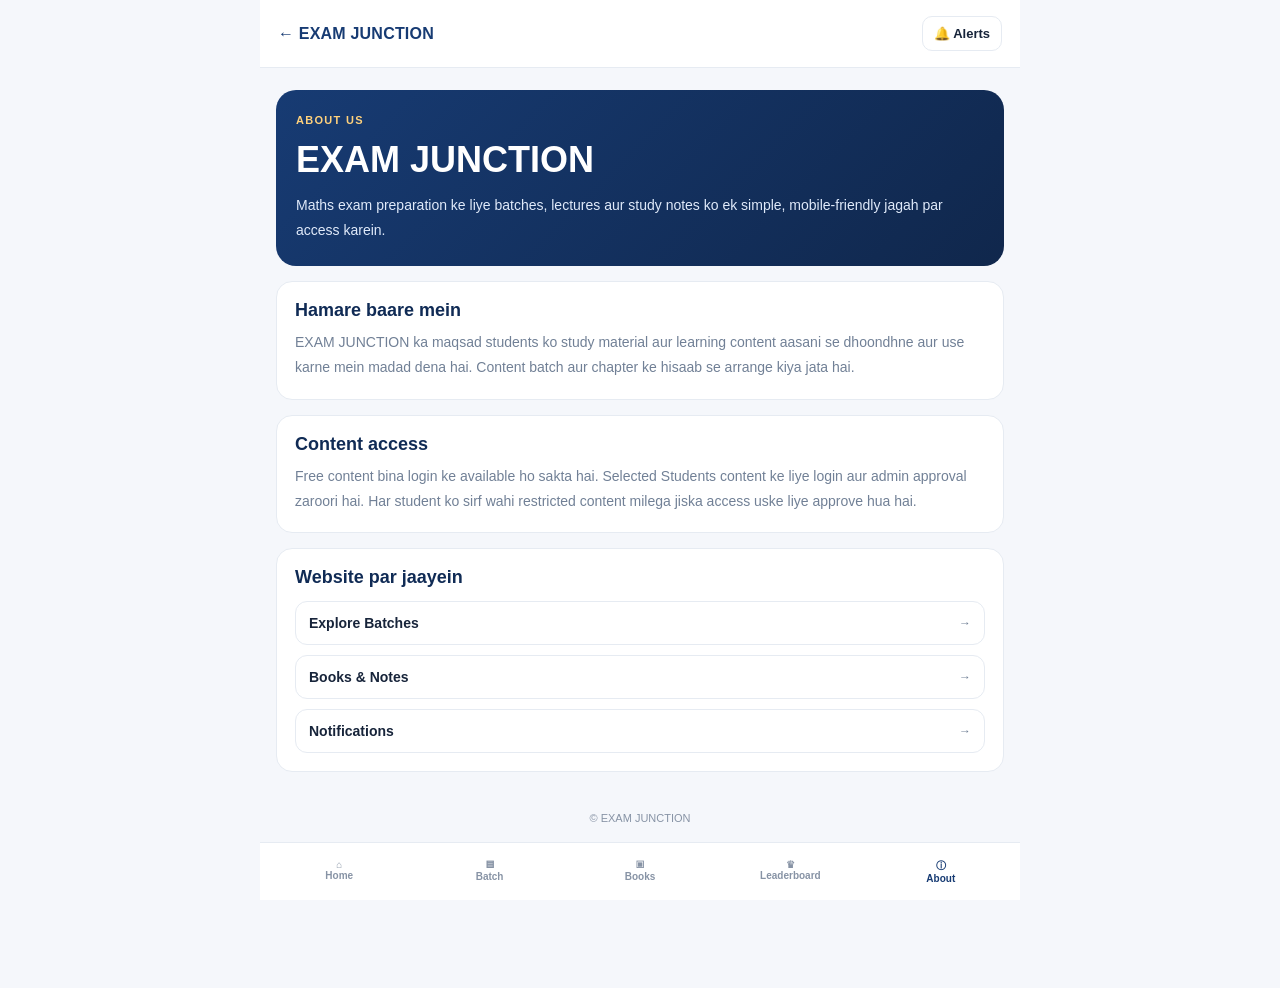
<file: about.html>
<!doctype html>
<html lang="hi">
<head>
  <meta charset="utf-8">
  <meta name="viewport" content="width=device-width, initial-scale=1">
  <meta name="theme-color" content="#102b55">
  <meta name="description" content="EXAM JUNCTION ke baare mein — maths exam preparation ke liye batches, lectures aur study notes.">
  <title>About | EXAM JUNCTION</title>
  <style>
    *{box-sizing:border-box}
    :root{--navy:#102b55;--blue:#173b73;--bg:#f5f7fb;--muted:#718096;--border:#e6ebf2}
    body{margin:0;background:var(--bg);color:#17243a;font-family:Inter,-apple-system,BlinkMacSystemFont,"Segoe UI",Arial,sans-serif;padding-bottom:88px}
    .app{max-width:760px;min-height:100vh;margin:auto}
    header{display:flex;align-items:center;justify-content:space-between;gap:12px;padding:16px 18px;background:#fff;border-bottom:1px solid var(--border)}
    a{color:inherit;text-decoration:none}
    .brand{font-weight:900;color:var(--blue);letter-spacing:.2px}
    .alerts{font-size:13px;font-weight:700;padding:9px 11px;border:1px solid var(--border);border-radius:10px}
    main{padding:22px 16px}
    .hero{padding:24px 20px;background:linear-gradient(135deg,#173b73,#10274c);color:#fff;border-radius:20px}
    .eyebrow{font-size:11px;font-weight:800;letter-spacing:1.3px;color:#ffd17c}
    h1{font-size:clamp(27px,6vw,36px);line-height:1.2;margin:12px 0}
    .hero p{margin:0;color:#e0eafa;font-size:14px;line-height:1.75}
    .card{margin-top:15px;padding:18px;background:#fff;border:1px solid var(--border);border-radius:16px}
    h2{margin:0 0 9px;font-size:18px;color:var(--navy)}
    .card p{margin:0;color:var(--muted);font-size:14px;line-height:1.8}
    .links{display:grid;gap:10px;margin-top:13px}
    .link{display:flex;justify-content:space-between;align-items:center;gap:12px;padding:13px;border:1px solid var(--border);border-radius:12px;font-weight:750;font-size:14px}
    .link span{color:var(--muted);font-weight:500;font-size:12px}
    nav{position:fixed;bottom:0;left:50%;transform:translateX(-50%);display:grid;grid-template-columns:repeat(5,minmax(0,1fr));width:100%;max-width:760px;padding:9px 4px calc(9px + env(safe-area-inset-bottom));background:#fff;border-top:1px solid var(--border)}
    nav a{text-align:center;color:#8793a5;font-size:10px;font-weight:700;padding:7px 0}
    nav a.active{color:var(--blue)}
    footer{text-align:center;padding:18px 10px;color:#8793a5;font-size:11px}
  </style>
</head>
<body>
<div class="app">
  <header>
    <a class="brand" href="index.html">← EXAM JUNCTION</a>
    <a class="alerts" href="notifications.html">🔔 Alerts</a>
  </header>
  <main>
    <section class="hero">
      <div class="eyebrow">ABOUT US</div>
      <h1>EXAM JUNCTION</h1>
      <p>Maths exam preparation ke liye batches, lectures aur study notes ko ek simple, mobile-friendly jagah par access karein.</p>
    </section>
    <section class="card">
      <h2>Hamare baare mein</h2>
      <p>EXAM JUNCTION ka maqsad students ko study material aur learning content aasani se dhoondhne aur use karne mein madad dena hai. Content batch aur chapter ke hisaab se arrange kiya jata hai.</p>
    </section>
    <section class="card">
      <h2>Content access</h2>
      <p>Free content bina login ke available ho sakta hai. Selected Students content ke liye login aur admin approval zaroori hai. Har student ko sirf wahi restricted content milega jiska access uske liye approve hua hai.</p>
    </section>
    <section class="card">
      <h2>Website par jaayein</h2>
      <div class="links">
        <a class="link" href="batch.html">Explore Batches <span>→</span></a>
        <a class="link" href="books.html">Books &amp; Notes <span>→</span></a>
        <a class="link" href="notifications.html">Notifications <span>→</span></a>
      </div>
    </section>
  </main>
  <footer>© EXAM JUNCTION</footer>
  <nav aria-label="Main navigation">
    <a href="index.html">⌂<br>Home</a>
    <a href="batch.html">▤<br>Batch</a>
    <a href="books.html">▣<br>Books</a>
    <a href="leaderboard.html">♛<br>Leaderboard</a>
    <a class="active" href="about.html" aria-current="page">ⓘ<br>About</a>
  </nav>
</div>
</body>
</html>
</file>
